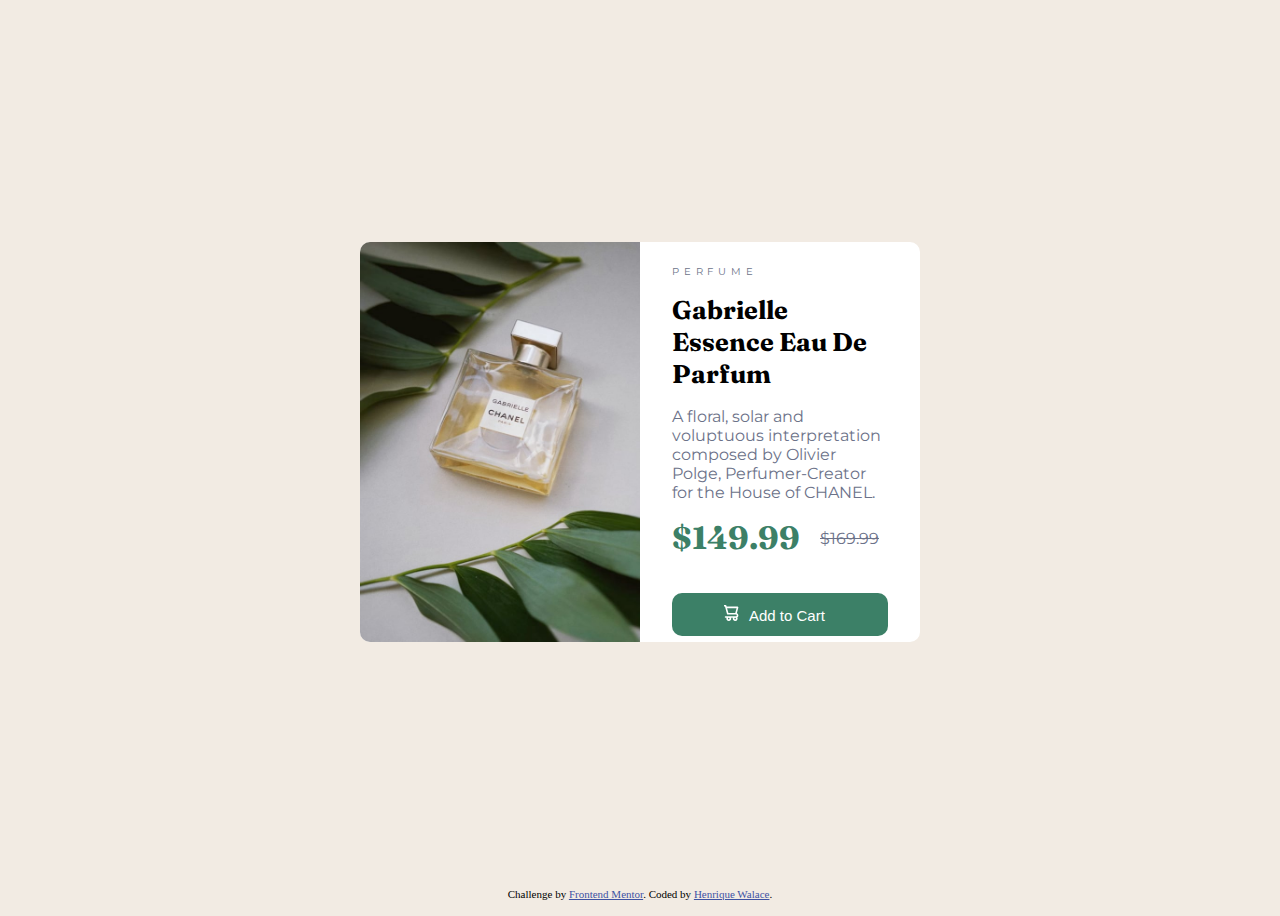
<file: index.html>
<!DOCTYPE html>
<html lang="en">
<head>
  <meta charset="UTF-8">
  <meta name="viewport" content="width=device-width, initial-scale=1.0"> 

  <title>Product preview card component</title>
  <!-- Favicon -->
  <link rel="icon" type="image/png" sizes="32x32" href="./images/favicon-32x32.png">
  <!-- Stylesheets -->
  <link rel="stylesheet" href="css/styles.css">
  <!-- Fonts -->
  <link rel="preconnect" href="https://fonts.googleapis.com">
  <link rel="preconnect" href="https://fonts.gstatic.com" crossorigin>
  <link href="https://fonts.googleapis.com/css2?family=Fraunces:opsz,wght@9..144,700&family=Montserrat:wght@400;500&display=swap" rel="stylesheet">

</head>
<body>
<main>
  <div class="product-preview">
    <img class="desktop-product-img" src="images/image-product-desktop.jpg" alt="product-img">
    <img class="mobile-product-img" src="images/image-product-mobile.jpg" alt="product-img">
    <div class="product-text">
      <h2 class="product-type">PERFUME</h2>
      <h1 class="product-title">
       Gabrielle Essence Eau De Parfum
      </h1>
      <p class="product-description">
      A floral, solar and voluptuous interpretation composed by Olivier Polge, 
      Perfumer-Creator for the House of CHANEL. 
      </p>
      <h1 class="new-price">$149.99</h1>
      <p  class="old-price">$169.99</p>
      <a href="" class="btn"><img class="btn-img" src="images/icon-cart.svg" alt="cart-img">Add to Cart</a>
    </div>
  </div> 
</main>

  <footer>
    <div class="attribution">
      Challenge by <a href="https://www.frontendmentor.io?ref=challenge" target="_blank">Frontend Mentor</a>. 
      Coded by <a href="#">Henrique Walace</a>.
    </div>
  </footer> 

</body>

</html>
</file>
<file: css/styles.css>
body{
    text-align: center;
    background-color: hsl(30, 38%, 92%);
    min-height: 100vh;
    display: grid;
    place-items: center;
    }

.desktop-product-img{
    border-radius: 10px 0 0 10px;
    width: 17.5rem;
    height: inherit;
    float: left;
}

.mobile-product-img{
    display: none;
}

.product-preview{
    background-color: white;
    border-radius: 10px;
    width: 35rem;
    height: 25rem;
   
    
}

.product-preview:hover{
    box-shadow: 0px 1px 3px #666666;
}

.product-text{
    padding: 1rem 2rem;
    width: 13.5rem;
    height: inherit;
    float: right;
    text-align: left;
    font-family: 'Montserrat', sans-serif;
}

.product-type{
    color: hsl(228, 12%, 48%);
    font-weight: normal;
    font-size: 0.6rem;
    letter-spacing: 0.3rem;
}

.product-title{
    font-family: 'Fraunces', serif;
    font-size: 1.6rem;
}

.product-description{
    color: hsl(228, 12%, 48%);
}

.new-price{
    color: hsl(158, 36%, 37%);
    display: inline-block;
    font-family: 'Fraunces', serif;
    margin: 0;
}
.old-price{
    color: hsl(228, 12%, 48%);
    display: inline-block;
    margin-left: 1rem;
    padding-bottom: 0;
    padding-top: 0;
    position: relative;
    bottom: 0.3rem;
    text-decoration: line-through;
}

.btn {
    -webkit-border-radius: 10;
    -moz-border-radius: 10;
    border-radius: 10px;
    display: block;
    font-family: Arial;
    color: #ffffff;
    font-size: 15px;
    background: hsl(158, 36%, 37%);
    padding: 12px 52px 12px 52px;
    text-decoration: none;
    position: relative;
    top: 1.5rem;
  }

  .btn-img{
    margin-right: 10px;
  }
  
  .btn:hover {
    background: #024018;
    text-decoration: none;
  }

.attribution {
     font-size: 11px; text-align: center;
}
.attribution a { color: hsl(228, 45%, 44%); }

footer{
    position: absolute;
    bottom: 0;
}

@media(max-width:960px){
    .product-preview{
        width: 92vw;
        height: auto;
    }
    .desktop-product-img{
        display: none;
    }
    .mobile-product-img{
        display: block;
        border-radius: 10px 10px 0 0;
        width: 100%;
       
    }
    .product-text{
        padding: 1rem 2rem 3rem;
        width: 80%;
        float: none;
    }
    footer{
        position: static;
        margin-top: 1rem;
    }
}
</file>
